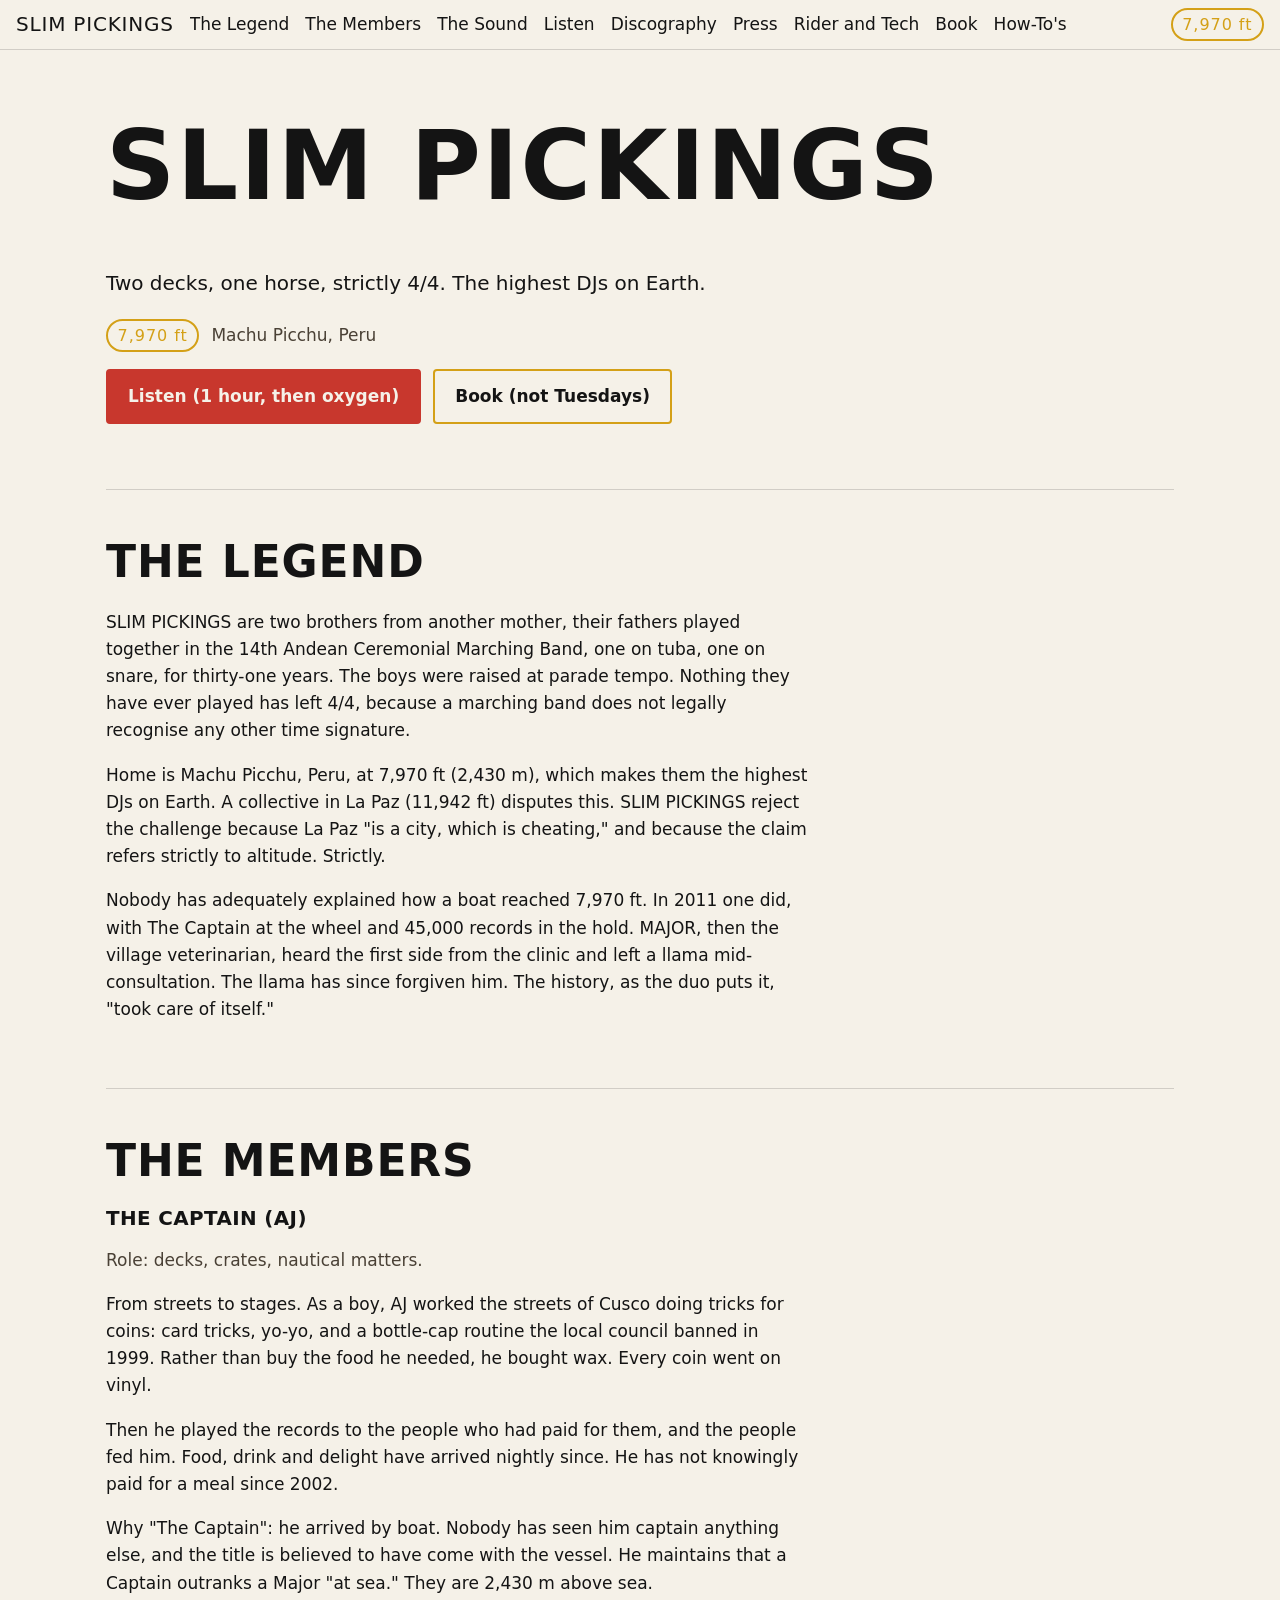
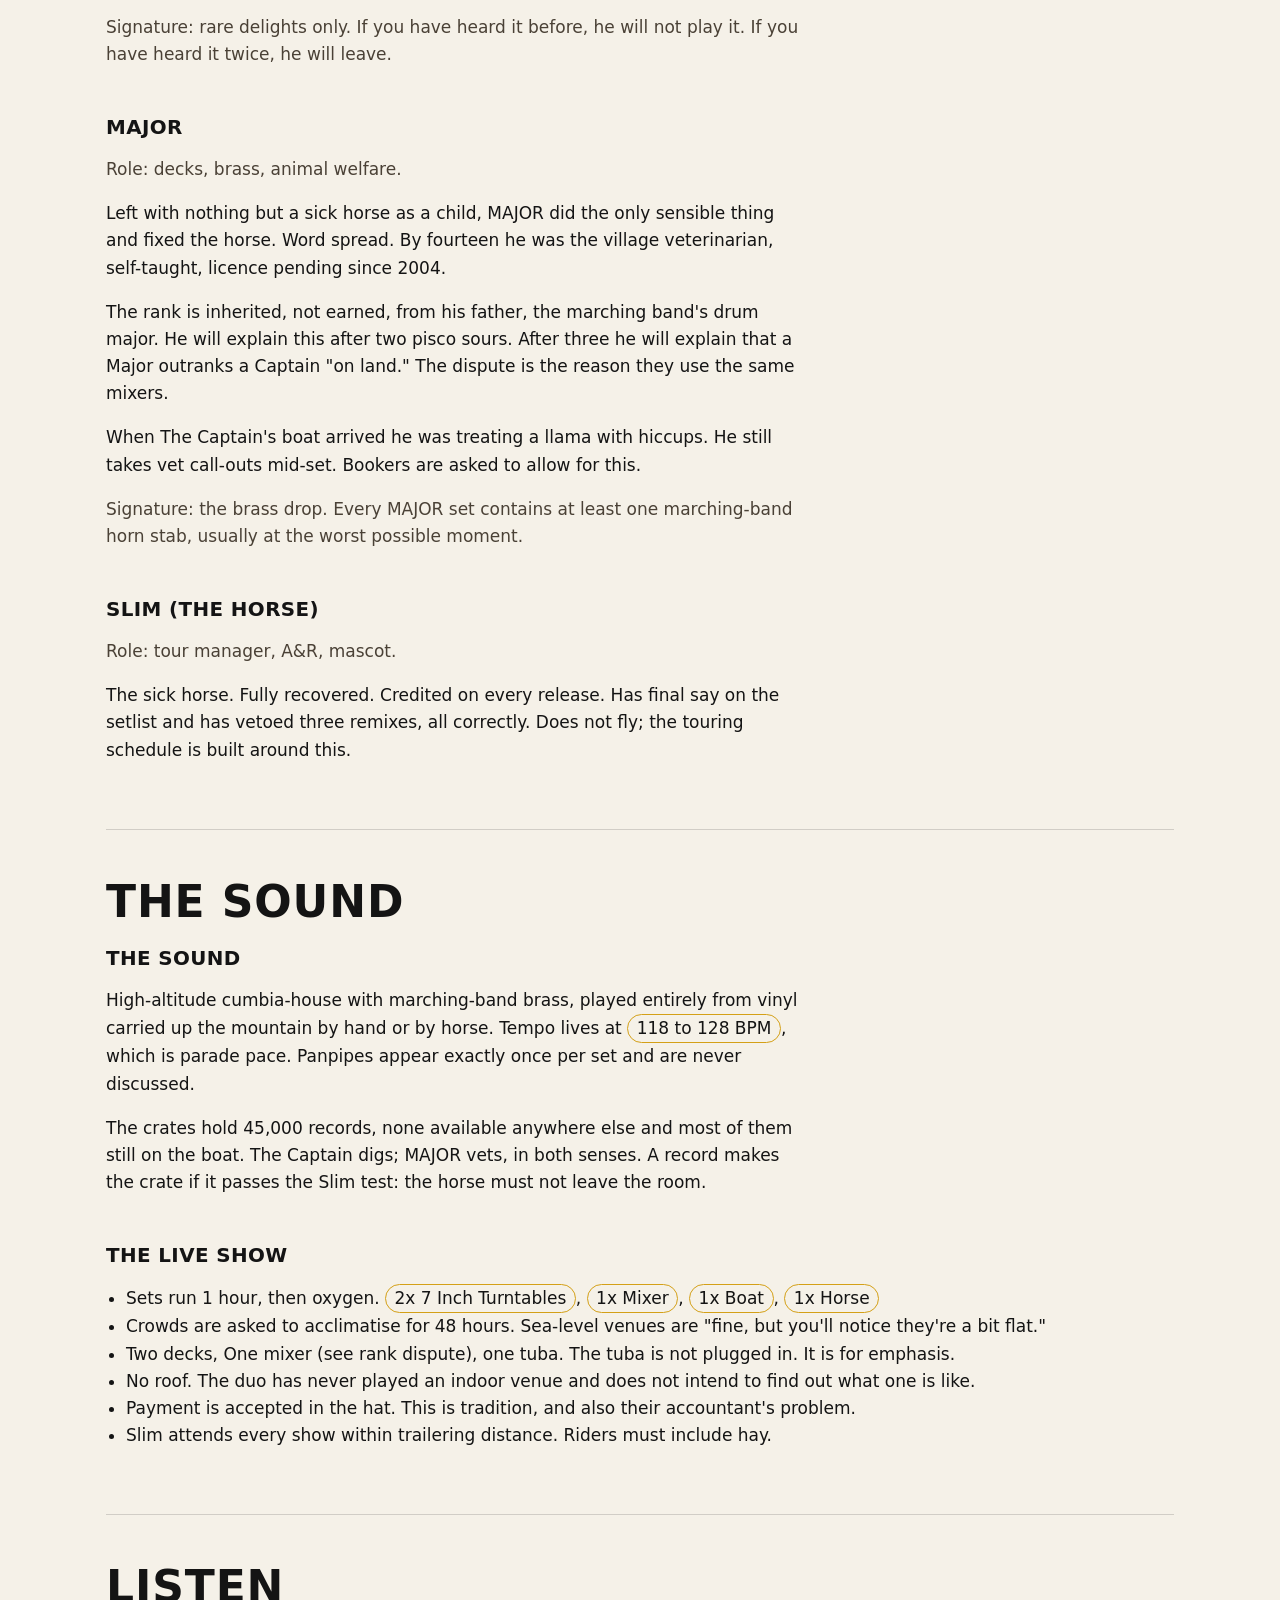
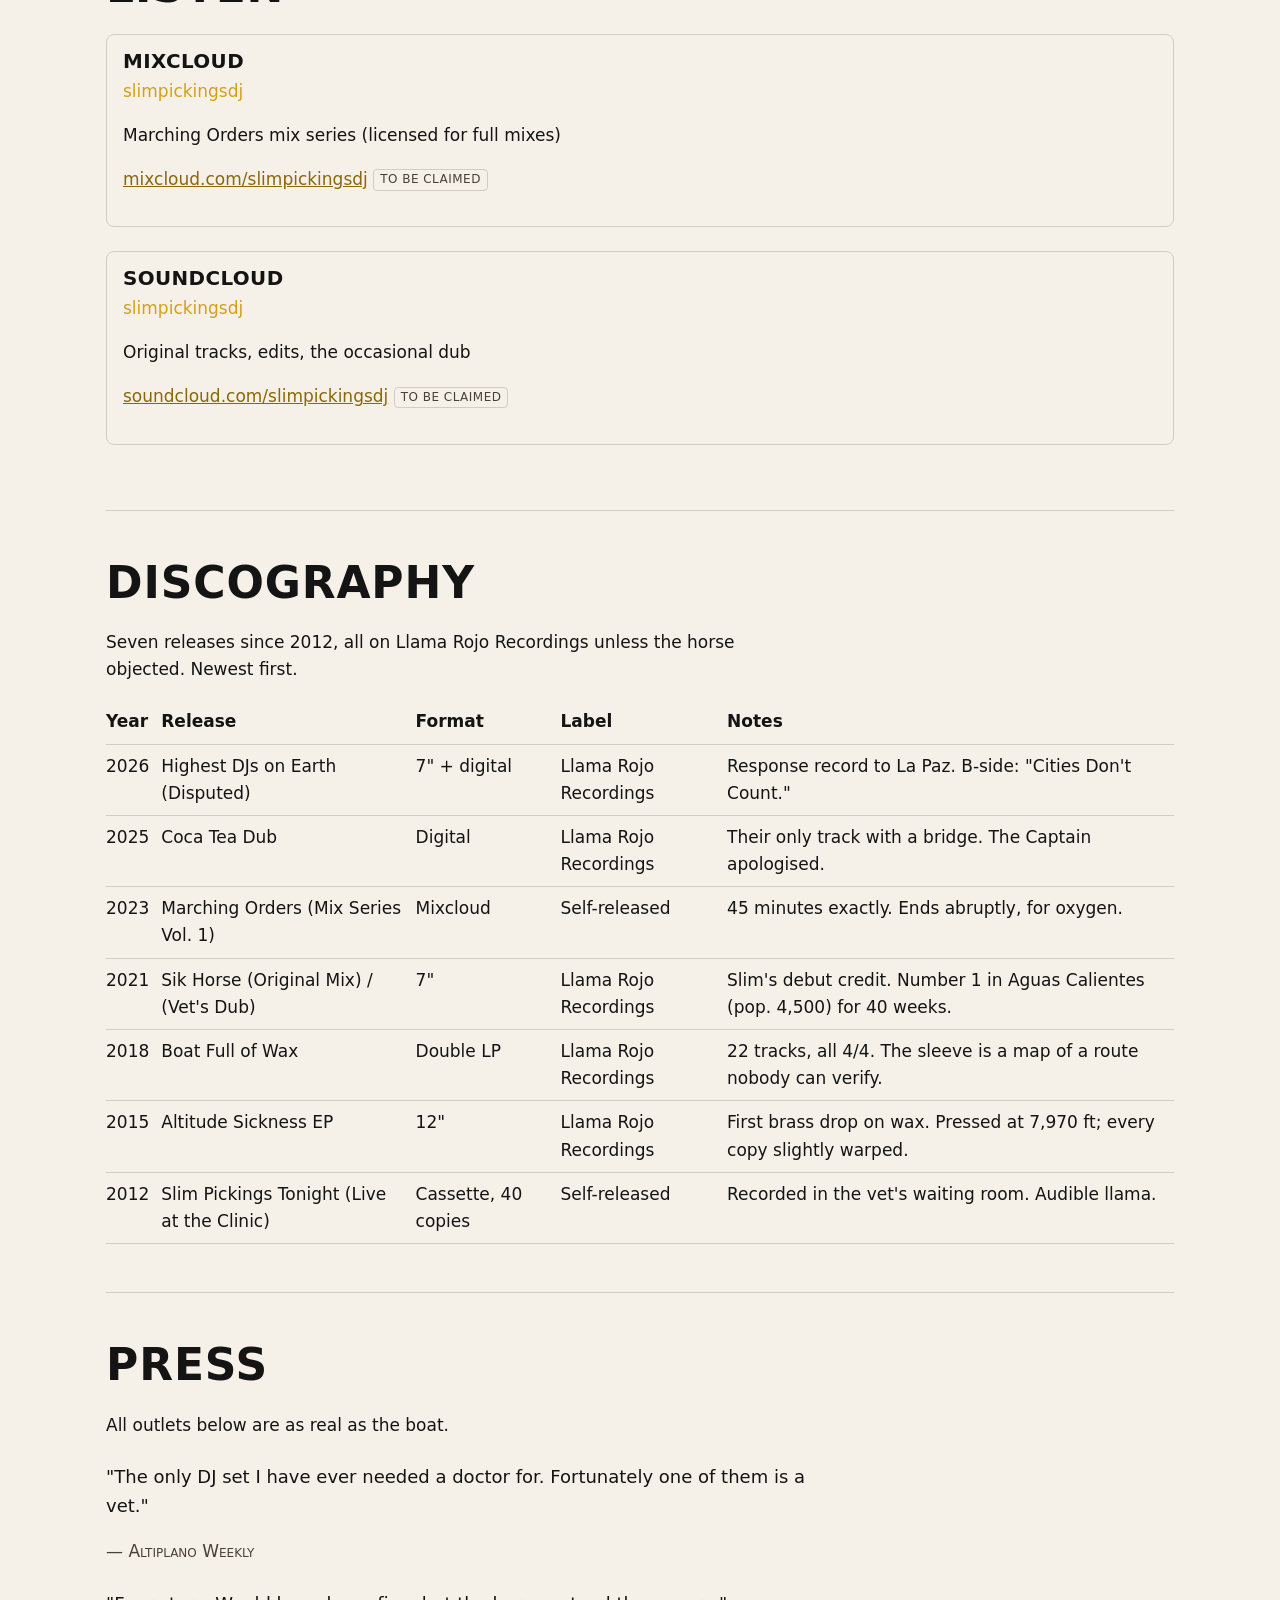
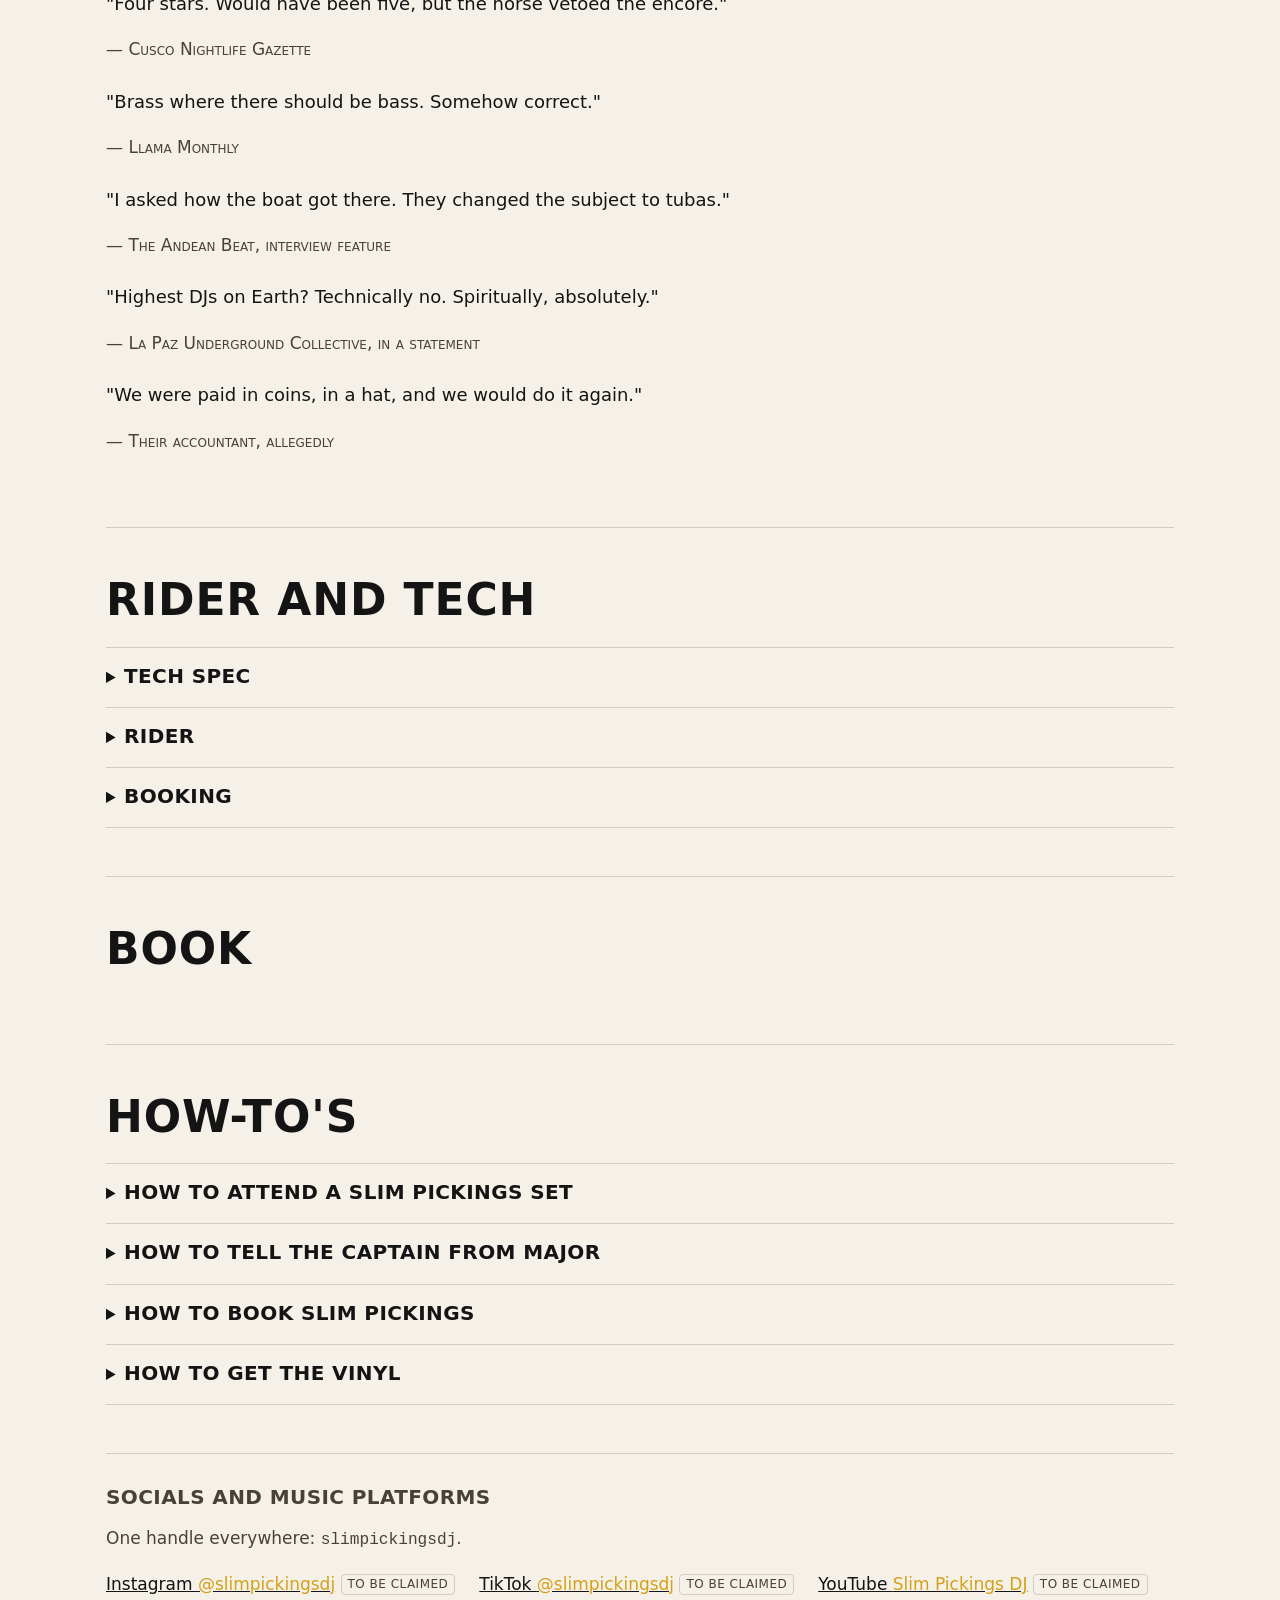
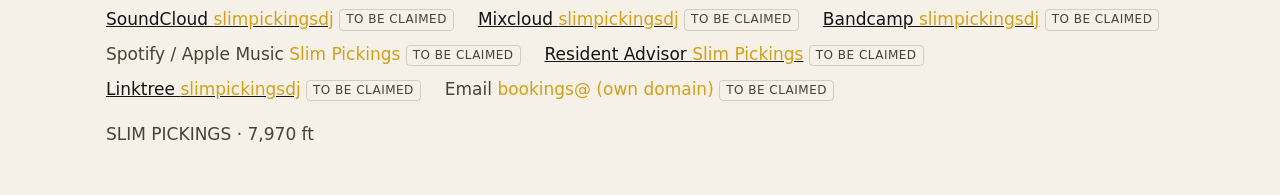
<file: index.html>
<!doctype html>
<html lang="en">
  <head>
    <meta charset="utf-8" />
    <meta name="viewport" content="width=device-width, initial-scale=1" />
    <title>SLIM PICKINGS</title>
    <meta
      name="description"
      content="Two decks, one horse, strictly 4/4. The highest DJs on Earth."
    />
    <meta name="color-scheme" content="dark light" />
    <meta name="theme-color" content="#0b1a2b" />
    <link rel="manifest" href="manifest.json" />
    <link rel="icon" href="assets/icons/favicon.svg" type="image/svg+xml" />
    <link rel="icon" href="assets/icons/icon-192.png" type="image/png" sizes="192x192" />
    <link rel="apple-touch-icon" href="assets/icons/apple-touch-icon.png" />
    <meta name="apple-mobile-web-app-capable" content="yes" />
    <meta name="apple-mobile-web-app-status-bar-style" content="black-translucent" />
    <meta name="apple-mobile-web-app-title" content="SLIM PICKINGS" />
    <link rel="stylesheet" href="styles.css" />
    <script type="module" src="app.js"></script>
  </head>
  <body>
    <a class="skip-link" href="#main">Skip to content</a>

    <nav class="site-nav" aria-label="Sections">
      <a class="site-nav__home" href="#top">SLIM PICKINGS</a>
      <ul class="site-nav__list">
        <li><a href="#legend">The Legend</a></li>
        <li><a href="#members">The Members</a></li>
        <li><a href="#sound">The Sound</a></li>
        <li><a href="#listen">Listen</a></li>
        <li><a href="#releases">Discography</a></li>
        <li><a href="#press">Press</a></li>
        <li><a href="#rider">Rider and Tech</a></li>
        <li><a href="#book">Book</a></li>
        <li><a href="#howto">How-To's</a></li>
      </ul>
      <span class="altitude-badge">7,970 ft</span>
    </nav>

    <main id="main">
      <section id="top" class="hero" aria-labelledby="hero-title">
        <h1 id="hero-title">SLIM PICKINGS</h1>
        <p class="hero__tagline">Two decks, one horse, strictly 4/4. The highest DJs on Earth.</p>
        <p class="hero__where">
          <span class="altitude-badge">7,970 ft</span>
          <span class="hero__place">Machu Picchu, Peru</span>
        </p>
        <p class="hero__actions">
          <a class="button button--primary" href="#listen">Listen (1 hour, then oxygen)</a>
          <a class="button" href="#book">Book (not Tuesdays)</a>
        </p>
      </section>

      <section id="legend" aria-labelledby="legend-title">
        <h2 id="legend-title">The Legend</h2>
        <p>
          SLIM PICKINGS are two brothers from another mother, their fathers played together in the
          14th Andean Ceremonial Marching Band, one on tuba, one on snare, for thirty-one years. The
          boys were raised at parade tempo. Nothing they have ever played has left 4/4, because a
          marching band does not legally recognise any other time signature.
        </p>
        <p>
          Home is Machu Picchu, Peru, at 7,970 ft (2,430 m), which makes them the highest DJs on
          Earth. A collective in La Paz (11,942 ft) disputes this. SLIM PICKINGS reject the
          challenge because La Paz "is a city, which is cheating," and because the claim refers
          strictly to altitude. Strictly.
        </p>
        <p>
          Nobody has adequately explained how a boat reached 7,970 ft. In 2011 one did, with The
          Captain at the wheel and 45,000 records in the hold. MAJOR, then the village veterinarian,
          heard the first side from the clinic and left a llama mid-consultation. The llama has
          since forgiven him. The history, as the duo puts it, "took care of itself."
        </p>
      </section>

      <section id="members" aria-labelledby="members-title">
        <h2 id="members-title">The Members</h2>
        <div class="cards">
          <article class="card" aria-labelledby="captain-title">
            <div class="card__art" aria-hidden="true"></div>
            <h3 id="captain-title">The Captain (AJ)</h3>
            <p class="card__role">Role: decks, crates, nautical matters.</p>
            <p>
              From streets to stages. As a boy, AJ worked the streets of Cusco doing tricks for
              coins: card tricks, yo-yo, and a bottle-cap routine the local council banned in 1999.
              Rather than buy the food he needed, he bought wax. Every coin went on vinyl.
            </p>
            <p>
              Then he played the records to the people who had paid for them, and the people fed
              him. Food, drink and delight have arrived nightly since. He has not knowingly paid for
              a meal since 2002.
            </p>
            <p>
              Why "The Captain": he arrived by boat. Nobody has seen him captain anything else, and
              the title is believed to have come with the vessel. He maintains that a Captain
              outranks a Major "at sea." They are 2,430 m above sea.
            </p>
            <p class="card__signature">
              Signature: rare delights only. If you have heard it before, he will not play it. If
              you have heard it twice, he will leave.
            </p>
          </article>

          <article class="card" aria-labelledby="major-title">
            <div class="card__art" aria-hidden="true"></div>
            <h3 id="major-title">MAJOR</h3>
            <p class="card__role">Role: decks, brass, animal welfare.</p>
            <p>
              Left with nothing but a sick horse as a child, MAJOR did the only sensible thing and
              fixed the horse. Word spread. By fourteen he was the village veterinarian,
              self-taught, licence pending since 2004.
            </p>
            <p>
              The rank is inherited, not earned, from his father, the marching band's drum major. He
              will explain this after two pisco sours. After three he will explain that a Major
              outranks a Captain "on land." The dispute is the reason they use the same mixers.
            </p>
            <p>
              When The Captain's boat arrived he was treating a llama with hiccups. He still takes
              vet call-outs mid-set. Bookers are asked to allow for this.
            </p>
            <p class="card__signature">
              Signature: the brass drop. Every MAJOR set contains at least one marching-band horn
              stab, usually at the worst possible moment.
            </p>
          </article>

          <article class="card" aria-labelledby="slim-title">
            <div class="card__art" aria-hidden="true"></div>
            <h3 id="slim-title">Slim (the horse)</h3>
            <p class="card__role">Role: tour manager, A&amp;R, mascot.</p>
            <p>
              The sick horse. Fully recovered. Credited on every release. Has final say on the
              setlist and has vetoed three remixes, all correctly. Does not fly; the touring
              schedule is built around this.
            </p>
          </article>
        </div>
      </section>

      <section id="sound" aria-labelledby="sound-title">
        <h2 id="sound-title">The Sound</h2>
        <div class="columns">
          <div>
            <h3>The sound</h3>
            <p>
              High-altitude cumbia-house with marching-band brass, played entirely from vinyl
              carried up the mountain by hand or by horse. Tempo lives at
              <span class="chip">118 to 128 BPM</span>, which is parade pace. Panpipes appear
              exactly once per set and are never discussed.
            </p>
            <p>
              The crates hold 45,000 records, none available anywhere else and most of them still on
              the boat. The Captain digs; MAJOR vets, in both senses. A record makes the crate if it
              passes the Slim test: the horse must not leave the room.
            </p>
          </div>
          <div>
            <h3>The live show</h3>
            <ul class="live-show">
              <li>
                Sets run 1 hour, then oxygen. <span class="chip">2x 7 Inch Turntables</span>,
                <span class="chip">1x Mixer</span>, <span class="chip">1x Boat</span>,
                <span class="chip">1x Horse</span>
              </li>
              <li>
                Crowds are asked to acclimatise for 48 hours. Sea-level venues are "fine, but you'll
                notice they're a bit flat."
              </li>
              <li>
                Two decks, One mixer (see rank dispute), one tuba. The tuba is not plugged in. It is
                for emphasis.
              </li>
              <li>
                No roof. The duo has never played an indoor venue and does not intend to find out
                what one is like.
              </li>
              <li>
                Payment is accepted in the hat. This is tradition, and also their accountant's
                problem.
              </li>
              <li>Slim attends every show within trailering distance. Riders must include hay.</li>
            </ul>
          </div>
        </div>
      </section>

      <section id="listen" aria-labelledby="listen-title">
        <h2 id="listen-title">Listen</h2>
        <ul class="tiles">
          <li class="tile" data-placeholder="true">
            <h3>Mixcloud</h3>
            <p class="tile__handle">slimpickingsdj</p>
            <p>Marching Orders mix series (licensed for full mixes)</p>
            <p>
              <a
                href="https://www.mixcloud.com/slimpickingsdj/"
                data-placeholder="true"
                rel="nofollow noopener"
                >mixcloud.com/slimpickingsdj</a
              >
              <span class="tag">to be claimed</span>
            </p>
          </li>
          <li class="tile" data-placeholder="true">
            <h3>SoundCloud</h3>
            <p class="tile__handle">slimpickingsdj</p>
            <p>Original tracks, edits, the occasional dub</p>
            <p>
              <a
                href="https://soundcloud.com/slimpickingsdj"
                data-placeholder="true"
                rel="nofollow noopener"
                >soundcloud.com/slimpickingsdj</a
              >
              <span class="tag">to be claimed</span>
            </p>
          </li>
        </ul>
      </section>

      <section id="releases" aria-labelledby="releases-title">
        <h2 id="releases-title">Discography</h2>
        <p>
          Seven releases since 2012, all on Llama Rojo Recordings unless the horse objected. Newest
          first.
        </p>
        <div class="table-wrap">
          <table class="releases">
            <thead>
              <tr>
                <th scope="col">Year</th>
                <th scope="col">Release</th>
                <th scope="col">Format</th>
                <th scope="col">Label</th>
                <th scope="col">Notes</th>
              </tr>
            </thead>
            <tbody>
              <tr>
                <td>2026</td>
                <td>Highest DJs on Earth (Disputed)</td>
                <td>7" + digital</td>
                <td>Llama Rojo Recordings</td>
                <td>Response record to La Paz. B-side: "Cities Don't Count."</td>
              </tr>
              <tr>
                <td>2025</td>
                <td>Coca Tea Dub</td>
                <td>Digital</td>
                <td>Llama Rojo Recordings</td>
                <td>Their only track with a bridge. The Captain apologised.</td>
              </tr>
              <tr>
                <td>2023</td>
                <td>Marching Orders (Mix Series Vol. 1)</td>
                <td>Mixcloud</td>
                <td>Self-released</td>
                <td>45 minutes exactly. Ends abruptly, for oxygen.</td>
              </tr>
              <tr>
                <td>2021</td>
                <td>Sik Horse (Original Mix) / (Vet's Dub)</td>
                <td>7"</td>
                <td>Llama Rojo Recordings</td>
                <td>Slim's debut credit. Number 1 in Aguas Calientes (pop. 4,500) for 40 weeks.</td>
              </tr>
              <tr>
                <td>2018</td>
                <td>Boat Full of Wax</td>
                <td>Double LP</td>
                <td>Llama Rojo Recordings</td>
                <td>22 tracks, all 4/4. The sleeve is a map of a route nobody can verify.</td>
              </tr>
              <tr>
                <td>2015</td>
                <td>Altitude Sickness EP</td>
                <td>12"</td>
                <td>Llama Rojo Recordings</td>
                <td>First brass drop on wax. Pressed at 7,970 ft; every copy slightly warped.</td>
              </tr>
              <tr>
                <td>2012</td>
                <td>Slim Pickings Tonight (Live at the Clinic)</td>
                <td>Cassette, 40 copies</td>
                <td>Self-released</td>
                <td>Recorded in the vet's waiting room. Audible llama.</td>
              </tr>
            </tbody>
          </table>
        </div>
      </section>

      <section id="press" aria-labelledby="press-title">
        <h2 id="press-title">Press</h2>
        <p>All outlets below are as real as the boat.</p>
        <figure class="quote">
          <blockquote>
            <p>
              "The only DJ set I have ever needed a doctor for. Fortunately one of them is a vet."
            </p>
          </blockquote>
          <figcaption>— Altiplano Weekly</figcaption>
        </figure>
        <figure class="quote">
          <blockquote>
            <p>"Four stars. Would have been five, but the horse vetoed the encore."</p>
          </blockquote>
          <figcaption>— Cusco Nightlife Gazette</figcaption>
        </figure>
        <figure class="quote">
          <blockquote><p>"Brass where there should be bass. Somehow correct."</p></blockquote>
          <figcaption>— Llama Monthly</figcaption>
        </figure>
        <figure class="quote">
          <blockquote>
            <p>"I asked how the boat got there. They changed the subject to tubas."</p>
          </blockquote>
          <figcaption>— The Andean Beat, interview feature</figcaption>
        </figure>
        <figure class="quote">
          <blockquote>
            <p>"Highest DJs on Earth? Technically no. Spiritually, absolutely."</p>
          </blockquote>
          <figcaption>— La Paz Underground Collective, in a statement</figcaption>
        </figure>
        <figure class="quote">
          <blockquote>
            <p>"We were paid in coins, in a hat, and we would do it again."</p>
          </blockquote>
          <figcaption>— Their accountant, allegedly</figcaption>
        </figure>
      </section>

      <section id="rider" aria-labelledby="rider-title">
        <h2 id="rider-title">Rider and Tech</h2>
        <details class="accordion">
          <summary><h3>Tech spec</h3></summary>
          <ul>
            <li>2 x turntables, 7" direct drive. Belt drive is "a sea-level opinion."</li>
            <li>1 x mixer. Do not ask.</li>
            <li>1 x monitor wedge, angled toward the horse.</li>
            <li>Table height 1.2 m. The Captain mixes standing; MAJOR mixes at attention.</li>
            <li>
              No CDJs. USB sticks are confiscated and returned at the end of the night, formatted.
            </li>
          </ul>
        </details>
        <details class="accordion">
          <summary><h3>Rider</h3></summary>
          <ul>
            <li>Coca tea, continuous.</li>
            <li>2 x medical oxygen cylinders, plus 1 spare.</li>
            <li>1 x bale of hay, 1 x bucket, water (Slim).</li>
            <li>1 x vet kit (MAJOR takes call-outs).</li>
            <li>1 x hat, wide brim, for payment.</li>
            <li>No green room. They prefer a stable.</li>
          </ul>
        </details>
        <details class="accordion">
          <summary><h3>Booking</h3></summary>
          <ul>
            <li>Enquiries: DM any channel below, or carrier llama (allow 6 to 8 weeks).</li>
            <li>
              Fees: coins, in the hat, on the night. Bank transfer accepted "for bigger hats."
            </li>
            <li>Territories: anywhere Slim can be trailered. Overseas enquiries require a boat.</li>
            <li>Availability: not Tuesdays. Tuesdays are clinic days.</li>
          </ul>
        </details>
      </section>

      <section id="book" aria-labelledby="book-title">
        <h2 id="book-title">Book</h2>
      </section>

      <section id="howto" aria-labelledby="howto-title">
        <h2 id="howto-title">How-To's</h2>
        <details class="accordion">
          <summary><h3>How to attend a SLIM PICKINGS set</h3></summary>
          <ol>
            <li>
              Acclimatise for 48 hours. Sea-level attendees who feel fine should be concerned.
            </li>
            <li>Bring coins. The hat comes round at the brass drop.</li>
            <li>
              Bring layers. Nights at 7,970 ft are cold, and the duo refuses to play under a roof.
            </li>
            <li>
              Do not request a song. The Captain has never played one and has twice left a venue
              over it.
            </li>
            <li>Clap in 4/4. Anything else will be corrected from the stage.</li>
          </ol>
        </details>
        <details class="accordion">
          <summary><h3>How to tell The Captain from MAJOR</h3></summary>
          <ol>
            <li>The Captain is the one facing the sea. There is no sea. He faces it anyway.</li>
            <li>MAJOR is the one standing at attention.</li>
            <li>
              If one leaves mid-set with a bag, that is MAJOR, and an animal somewhere needs him.
            </li>
            <li>
              If one leaves mid-set without a bag, that is The Captain, and someone requested a
              song.
            </li>
          </ol>
        </details>
        <details class="accordion">
          <summary><h3>How to book SLIM PICKINGS</h3></summary>
          <ol>
            <li>DM any channel above, or dispatch a carrier llama (6 to 8 weeks).</li>
            <li>Confirm the venue has no roof, a stable, and a hat.</li>
            <li>Confirm it is not a Tuesday.</li>
            <li>Agree the fee in coins. Specify the hat size in writing.</li>
            <li>Do not ask about the boat.</li>
          </ol>
        </details>
        <details class="accordion">
          <summary><h3>How to get the vinyl</h3></summary>
          <ol>
            <li>You can't. It is on the boat.</li>
            <li>The boat is at 7,970 ft.</li>
            <li>
              Bandcamp has the digital versions, which The Captain describes as "a rumour of the
              record."
            </li>
          </ol>
        </details>
      </section>
    </main>

    <footer class="site-footer">
      <nav class="socials" aria-labelledby="socials-title">
        <h2 id="socials-title" class="socials__title">Socials and Music Platforms</h2>
        <p>One handle everywhere: <code>slimpickingsdj</code>.</p>
        <ul class="socials__list">
          <li>
            <a
              href="https://www.instagram.com/slimpickingsdj/"
              data-placeholder="true"
              rel="nofollow noopener"
              >Instagram <span class="handle">@slimpickingsdj</span></a
            >
            <span class="tag">to be claimed</span>
          </li>
          <li>
            <a
              href="https://www.tiktok.com/@slimpickingsdj"
              data-placeholder="true"
              rel="nofollow noopener"
              >TikTok <span class="handle">@slimpickingsdj</span></a
            >
            <span class="tag">to be claimed</span>
          </li>
          <li>
            <a
              href="https://www.youtube.com/@slimpickingsdj"
              data-placeholder="true"
              rel="nofollow noopener"
              >YouTube <span class="handle">Slim Pickings DJ</span></a
            >
            <span class="tag">to be claimed</span>
          </li>
          <li>
            <a
              href="https://soundcloud.com/slimpickingsdj"
              data-placeholder="true"
              rel="nofollow noopener"
              >SoundCloud <span class="handle">slimpickingsdj</span></a
            >
            <span class="tag">to be claimed</span>
          </li>
          <li>
            <a
              href="https://www.mixcloud.com/slimpickingsdj/"
              data-placeholder="true"
              rel="nofollow noopener"
              >Mixcloud <span class="handle">slimpickingsdj</span></a
            >
            <span class="tag">to be claimed</span>
          </li>
          <li>
            <a
              href="https://slimpickingsdj.bandcamp.com/"
              data-placeholder="true"
              rel="nofollow noopener"
              >Bandcamp <span class="handle">slimpickingsdj</span></a
            >
            <span class="tag">to be claimed</span>
          </li>
          <li data-placeholder="true">
            <span>Spotify / Apple Music <span class="handle">Slim Pickings</span></span>
            <span class="tag">to be claimed</span>
          </li>
          <li>
            <a href="https://ra.co/" data-placeholder="true" rel="nofollow noopener"
              >Resident Advisor <span class="handle">Slim Pickings</span></a
            >
            <span class="tag">to be claimed</span>
          </li>
          <li>
            <a
              href="https://linktr.ee/slimpickingsdj"
              data-placeholder="true"
              rel="nofollow noopener"
              >Linktree <span class="handle">slimpickingsdj</span></a
            >
            <span class="tag">to be claimed</span>
          </li>
          <li data-placeholder="true">
            <span>Email <span class="handle">bookings@ (own domain)</span></span>
            <span class="tag">to be claimed</span>
          </li>
        </ul>
      </nav>
      <p>SLIM PICKINGS · 7,970 ft</p>
    </footer>
  </body>
</html>
</file>
<file: styles.css>
/* SLIM PICKINGS — styles.css
   Phase 0: palette tokens and the structural minimum. The design pass is Phase 2. */

:root {
  /* Palette (docs/build-brief.md, Design Direction) */
  --night: #0b1a2b;
  --snow: #f5f1e8;
  --altiplano: #c8372d;
  --brass: #d4a017;
  --wool: #e9dcc3;
  --ink: #141414;

  /* Roles, dark by default: it is night on a mountain */
  --bg: var(--night);
  --fg: var(--snow);
  --muted: var(--wool);
  --accent: var(--altiplano);
  --link: var(--brass);
  --panel: #12253a;
  --rule: rgb(245 241 232 / 0.16);

  /* Type and measure */
  --font-display: 'Bebas Neue', 'Anton', Impact, 'Arial Narrow', system-ui, sans-serif;
  --font-body: system-ui, -apple-system, 'Segoe UI', Roboto, 'Helvetica Neue', Arial, sans-serif;
  --measure: 65ch;
  --max-width: 1100px;
  --gutter: 16px;

  color-scheme: dark light;
}

@media (prefers-color-scheme: light) {
  :root:not([data-theme='dark']) {
    --bg: var(--snow);
    --fg: var(--ink);
    --muted: #4a4136;
    --panel: var(--wool);
    --rule: rgb(20 20 20 / 0.16);
    --link: #8a6708;
  }
}

:root[data-theme='light'] {
  --bg: var(--snow);
  --fg: var(--ink);
  --muted: #4a4136;
  --panel: var(--wool);
  --rule: rgb(20 20 20 / 0.16);
  --link: #8a6708;
}

*,
*::before,
*::after {
  box-sizing: border-box;
}

html {
  scroll-padding-top: 4rem;
}

@media (prefers-reduced-motion: no-preference) {
  html {
    scroll-behavior: smooth;
  }
}

body {
  margin: 0;
  background: var(--bg);
  color: var(--fg);
  font-family: var(--font-body);
  font-size: 17px;
  line-height: 1.6;
  font-variant-numeric: tabular-nums;
}

h1,
h2,
h3 {
  font-family: var(--font-display);
  font-weight: 700;
  letter-spacing: 0.02em;
  text-transform: uppercase;
  line-height: 1.1;
  margin: 0 0 0.5em;
}

h1 {
  font-size: clamp(2.75rem, 10vw, 6rem);
}

h2 {
  font-size: clamp(1.75rem, 5vw, 2.75rem);
}

a {
  color: var(--link);
}

:focus-visible {
  outline: 3px solid var(--brass);
  outline-offset: 3px;
}

/* Skip link */
.skip-link {
  position: absolute;
  left: var(--gutter);
  top: -100px;
  padding: 0.5rem 1rem;
  background: var(--brass);
  color: var(--ink);
  z-index: 100;
}

.skip-link:focus {
  top: var(--gutter);
}

/* Sticky nav with the altitude badge */
.site-nav {
  position: sticky;
  top: 0;
  z-index: 50;
  display: flex;
  align-items: center;
  gap: 1rem;
  padding: 0.5rem var(--gutter);
  background: var(--bg);
  border-bottom: 1px solid var(--rule);
}

.site-nav__home {
  font-family: var(--font-display);
  font-size: 1.25rem;
  letter-spacing: 0.04em;
  color: var(--fg);
  text-decoration: none;
  white-space: nowrap;
}

.site-nav__list {
  display: flex;
  gap: 1rem;
  margin: 0;
  padding: 0;
  list-style: none;
  overflow-x: auto;
  white-space: nowrap;
  flex: 1 1 auto;
  min-width: 0;
}

.site-nav__list a {
  color: var(--fg);
  text-decoration: none;
  padding: 0.25rem 0;
}

.site-nav__list a:hover {
  color: var(--link);
}

.altitude-badge {
  font-family: var(--font-display);
  font-size: 1rem;
  letter-spacing: 0.06em;
  color: var(--brass);
  border: 2px solid var(--brass);
  border-radius: 999px;
  padding: 0.1rem 0.6rem;
  white-space: nowrap;
}

/* Sections */
main {
  max-width: var(--max-width);
  margin: 0 auto;
  padding: 0 var(--gutter);
}

main > section {
  padding: 3rem 0;
  border-bottom: 1px solid var(--rule);
}

main > section p {
  max-width: var(--measure);
}

.hero {
  padding-top: 4rem;
}

.hero__actions {
  display: flex;
  flex-wrap: wrap;
  gap: 0.75rem;
}

.button {
  display: inline-block;
  padding: 0.75rem 1.25rem;
  border: 2px solid var(--brass);
  border-radius: 4px;
  color: var(--fg);
  text-decoration: none;
  font-weight: 600;
}

.button--primary {
  background: var(--accent);
  border-color: var(--accent);
  color: var(--snow);
}

.site-footer {
  max-width: var(--max-width);
  margin: 0 auto;
  padding: 2rem var(--gutter);
  color: var(--muted);
}

/* ---------- Phase 1: structure for the ported copy (the design pass is Phase 2) ---------- */

.visually-hidden {
  position: absolute;
  width: 1px;
  height: 1px;
  margin: -1px;
  padding: 0;
  overflow: hidden;
  clip: rect(0 0 0 0);
  white-space: nowrap;
  border: 0;
}

.hero__tagline {
  font-size: 1.25rem;
}

.hero__where {
  display: flex;
  align-items: center;
  gap: 0.75rem;
  color: var(--muted);
}

/* Cards and columns stack on every width until Phase 2 */
.cards,
.columns {
  display: grid;
  gap: 2rem;
}

.card__art {
  min-height: 0;
}

.card__role,
.card__signature {
  color: var(--muted);
}

.chip {
  display: inline-block;
  padding: 0 0.5em;
  border: 1px solid var(--brass);
  border-radius: 999px;
  font-variant-numeric: tabular-nums;
  white-space: nowrap;
}

.tag {
  display: inline-block;
  padding: 0 0.5em;
  border: 1px solid var(--rule);
  border-radius: 4px;
  font-size: 0.75rem;
  letter-spacing: 0.04em;
  text-transform: uppercase;
  color: var(--muted);
  vertical-align: middle;
}

.tiles,
.socials__list,
.live-show {
  padding-left: 0;
  list-style: none;
}

.live-show {
  padding-left: 1.25rem;
  list-style: disc;
}

.tiles {
  display: grid;
  gap: 1.5rem;
}

.tile {
  padding: 1rem;
  border: 1px solid var(--rule);
  border-radius: 8px;
}

.tile h3 {
  margin-bottom: 0.25em;
}

.tile__handle {
  margin: 0 0 0.5em;
  color: var(--brass);
  font-variant-numeric: tabular-nums;
}

.table-wrap {
  overflow-x: auto;
}

.releases {
  width: 100%;
  border-collapse: collapse;
  font-variant-numeric: tabular-nums;
}

.releases th,
.releases td {
  padding: 0.5rem 0.75rem 0.5rem 0;
  text-align: left;
  vertical-align: top;
  border-bottom: 1px solid var(--rule);
}

.releases th {
  font-weight: 600;
}

.quote {
  margin: 1.5rem 0;
}

.quote blockquote {
  margin: 0;
  font-size: 1.125rem;
}

.quote figcaption {
  color: var(--muted);
  font-variant-caps: small-caps;
}

.accordion {
  border-top: 1px solid var(--rule);
  padding: 0.5rem 0;
}

.accordion:last-of-type {
  border-bottom: 1px solid var(--rule);
}

.accordion summary {
  cursor: pointer;
  padding: 0.5rem 0;
}

.accordion summary h3 {
  display: inline;
  font-size: 1.25rem;
  margin: 0;
}

.socials__title {
  font-size: 1.25rem;
}

.socials__list {
  display: flex;
  flex-wrap: wrap;
  gap: 0.5rem 1.5rem;
}

.socials__list a {
  color: var(--fg);
}

.handle {
  color: var(--brass);
}

code {
  font-size: 0.95em;
}
</file>
